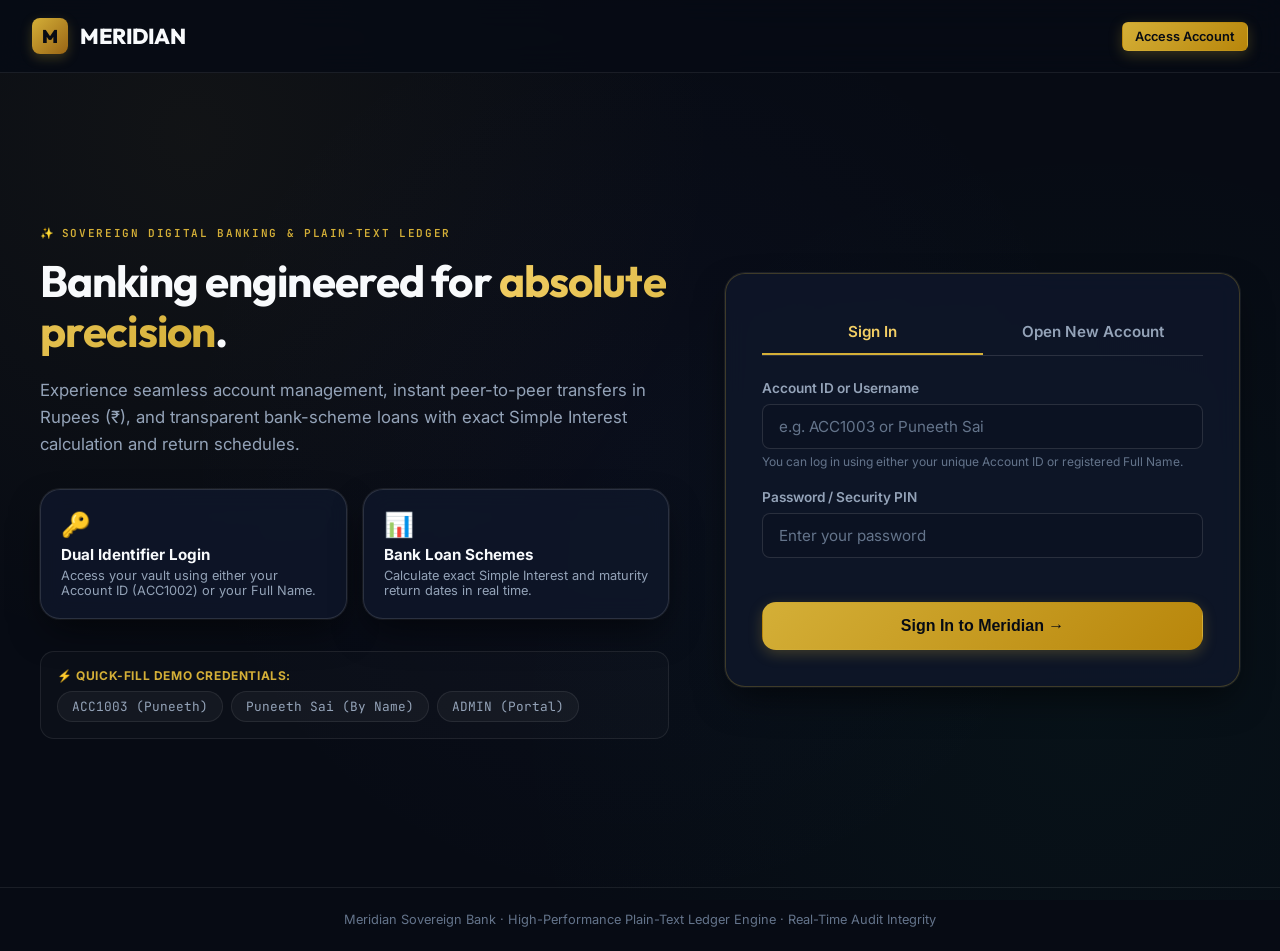
<file: frontend/index.html>
<!DOCTYPE html>
<html lang="en">
<head>
    <meta charset="UTF-8">
    <meta name="viewport" content="width=device-width, initial-scale=1.0">
    <title>Meridian Bank &mdash; Modern Digital Banking & Ledger System</title>
    <link rel="stylesheet" href="style.css">
</head>
<body>

<div class="main-wrapper">
    <div class="auth-hero-grid">
        <!-- LEFT COLUMN: Brand Hero & Value Propositions -->
        <div>
            <div class="eyebrow" style="margin-bottom: 1rem;">
                <span>✨</span> Sovereign Digital Banking &amp; Plain-Text Ledger
            </div>
            <h1 style="font-size: 2.75rem; line-height: 1.15; margin-bottom: 1.25rem;">
                Banking engineered for <span style="background: linear-gradient(135deg, #f3cf65, #d4af37); -webkit-background-clip: text; -webkit-text-fill-color: transparent;">absolute precision</span>.
            </h1>
            <p style="color: var(--text-muted); font-size: 1.05rem; line-height: 1.6; margin-bottom: 2rem;">
                Experience seamless account management, instant peer-to-peer transfers in Rupees (₹), and transparent bank-scheme loans with exact Simple Interest calculation and return schedules.
            </p>

            <div class="action-grid" style="grid-template-columns: repeat(2, 1fr); margin-bottom: 2rem;">
                <div class="card" style="padding: 1.25rem;">
                    <div style="font-size: 1.5rem; margin-bottom: 6px;">🔑</div>
                    <div style="font-weight: 700; font-size: 0.95rem; margin-bottom: 4px;">Dual Identifier Login</div>
                    <div style="font-size: 0.8rem; color: var(--text-muted);">Access your vault using either your Account ID (ACC1002) or your Full Name.</div>
                </div>
                <div class="card" style="padding: 1.25rem;">
                    <div style="font-size: 1.5rem; margin-bottom: 6px;">📊</div>
                    <div style="font-weight: 700; font-size: 0.95rem; margin-bottom: 4px;">Bank Loan Schemes</div>
                    <div style="font-size: 0.8rem; color: var(--text-muted);">Calculate exact Simple Interest and maturity return dates in real time.</div>
                </div>
            </div>

            <!-- Fast-Test Account Badges -->
            <div style="background: rgba(255, 255, 255, 0.02); border: 1px solid var(--border-subtle); border-radius: var(--radius-md); padding: 1rem;">
                <div style="font-size: 0.75rem; text-transform: uppercase; letter-spacing: 0.05em; color: var(--gold); font-weight: 700; margin-bottom: 8px;">
                    ⚡ Quick-Fill Demo Credentials:
                </div>
                <div style="display: flex; gap: 8px; flex-wrap: wrap;">
                    <button class="chip-btn" onclick="fillLogin('ACC1003', '123456')">ACC1003 (Puneeth)</button>
                    <button class="chip-btn" onclick="fillLogin('Puneeth Sai', '123456')">Puneeth Sai (By Name)</button>
                    <button class="chip-btn" onclick="fillLogin('ADMIN', 'admin123')">ADMIN (Portal)</button>
                </div>
            </div>
        </div>

        <!-- RIGHT COLUMN: Interactive Login / Signup Card -->
        <div>
            <div class="card" style="padding: 2.25rem; border-color: rgba(212, 175, 55, 0.25);">
                <div class="auth-tabs">
                    <div class="auth-tab active" id="tab-login" onclick="switchTab('login')">Sign In</div>
                    <div class="auth-tab" id="tab-signup" onclick="switchTab('signup')">Open New Account</div>
                </div>

                <!-- LOGIN FORM -->
                <form id="form-login" onsubmit="return handleLogin(event)">
                    <div class="form-group">
                        <label class="form-label" for="login-id">
                            Account ID or Username
                        </label>
                        <input type="text" id="login-id" class="input-control" placeholder="e.g. ACC1003 or Puneeth Sai" required autocomplete="username">
                        <div style="font-size: 0.75rem; color: var(--text-dim); margin-top: 5px;">
                            You can log in using either your unique Account ID or registered Full Name.
                        </div>
                    </div>

                    <div class="form-group">
                        <label class="form-label" for="login-password">Password / Security PIN</label>
                        <input type="password" id="login-password" class="input-control" placeholder="Enter your password" required autocomplete="current-password">
                    </div>

                    <button type="submit" class="btn btn-gold btn-block btn-lg" id="btn-login" style="margin-top: 1.5rem;">
                        Sign In to Meridian &rarr;
                    </button>
                </form>

                <!-- SIGNUP FORM -->
                <form id="form-signup" style="display: none;" onsubmit="return handleSignup(event)">
                    <div class="form-group">
                        <label class="form-label" for="signup-name">Full Legal Name</label>
                        <input type="text" id="signup-name" class="input-control" placeholder="e.g. Johnathan Doe" required>
                    </div>

                    <div class="form-group">
                        <label class="form-label" for="signup-password">Create Access Password</label>
                        <input type="password" id="signup-password" class="input-control" placeholder="Minimum 4 characters" required minlength="4">
                    </div>

                    <div class="form-group">
                        <label class="form-label" for="signup-deposit">Opening Deposit (Optional, INR ₹)</label>
                        <div class="input-group">
                            <span class="input-prefix">₹</span>
                            <input type="number" id="signup-deposit" class="input-control has-prefix" min="0" step="1" placeholder="0.00">
                        </div>
                    </div>

                    <button type="submit" class="btn btn-emerald btn-block btn-lg" id="btn-signup" style="margin-top: 1.5rem;">
                        Create Account &amp; Generate ID &rarr;
                    </button>
                </form>

                <!-- SIGNUP SUCCESS MODAL STATE -->
                <div id="signup-success" style="display: none; text-align: center; padding: 1rem 0;">
                    <div style="font-size: 3rem; margin-bottom: 1rem;">🎉</div>
                    <h3 style="font-size: 1.4rem; margin-bottom: 0.5rem;">Account Created Successfully!</h3>
                    <p style="color: var(--text-muted); font-size: 0.9rem; margin-bottom: 1.5rem;">
                        Your sovereign banking ledger account has been initialized.
                    </p>
                    
                    <div class="receipt-slip" style="text-align: left;">
                        <div class="receipt-row">
                            <span class="label">Assigned Account ID</span>
                            <span class="val" id="new-account-id" style="color: var(--gold-light); font-size: 1.1rem;">-</span>
                        </div>
                        <div class="receipt-row">
                            <span class="label">Account Holder</span>
                            <span class="val" id="new-account-name">-</span>
                        </div>
                        <div class="receipt-row">
                            <span class="label">Opening Balance</span>
                            <span class="val" id="new-account-balance" style="color: var(--emerald-light);">₹0.00</span>
                        </div>
                    </div>

                    <p style="font-size: 0.8rem; color: var(--gold); margin-bottom: 1.5rem;">
                        💡 You can now log in using either this <strong>Account ID</strong> or your <strong>Full Name</strong>.
                    </p>

                    <button class="btn btn-gold btn-block" onclick="window.location.href='dashboard.html'">
                        Proceed to Dashboard &rarr;
                    </button>
                </div>
            </div>
        </div>
    </div>
</div>

<footer class="footer">
    Meridian Sovereign Bank &middot; High-Performance Plain-Text Ledger Engine &middot; Real-Time Audit Integrity
</footer>

<script src="app.js"></script>
<script>
document.addEventListener("DOMContentLoaded", () => {
    renderNavbar("index");
});

function switchTab(tab) {
    document.getElementById("tab-login").classList.toggle("active", tab === "login");
    document.getElementById("tab-signup").classList.toggle("active", tab === "signup");
    document.getElementById("form-login").style.display = tab === "login" ? "block" : "none";
    document.getElementById("form-signup").style.display = tab === "signup" ? "block" : "none";
    document.getElementById("signup-success").style.display = "none";
}

function fillLogin(ident, pass) {
    switchTab("login");
    document.getElementById("login-id").value = ident;
    document.getElementById("login-password").value = pass;
    Toast.info(`Filled credentials for ${ident}`);
}

async function handleLogin(e) {
    e.preventDefault();
    const ident = document.getElementById("login-id").value.trim();
    const password = document.getElementById("login-password").value;
    const btn = document.getElementById("btn-login");
    
    btn.disabled = true;
    btn.textContent = "Authenticating...";

    const res = await API.post("/api/login", { identifier: ident, password });
    btn.disabled = false;
    btn.textContent = "Sign In to Meridian →";

    if (res.status === "ok") {
        Session.save(res.account_id, password, res.role, res.name);
        Toast.success(`Welcome back, ${res.name}!`);
        setTimeout(() => {
            window.location.href = res.role === "admin" ? "admin.html" : "dashboard.html";
        }, 500);
    } else {
        const errorMsg = (res.message || "Invalid credentials").replace(/_/g, " ");
        Toast.error("Sign-in failed: " + errorMsg);
    }
    return false;
}

async function handleSignup(e) {
    e.preventDefault();
    const name = document.getElementById("signup-name").value.trim();
    const password = document.getElementById("signup-password").value;
    const initial_deposit = document.getElementById("signup-deposit").value || "0";
    const btn = document.getElementById("btn-signup");

    btn.disabled = true;
    btn.textContent = "Opening Account...";

    const res = await API.post("/api/signup", { name, password, initial_deposit });
    btn.disabled = false;
    btn.textContent = "Create Account & Generate ID →";

    if (res.status === "ok") {
        Session.save(res.account_id, password, "user", res.name);
        document.getElementById("form-signup").style.display = "none";
        document.getElementById("new-account-id").textContent = res.account_id;
        document.getElementById("new-account-name").textContent = res.name;
        document.getElementById("new-account-balance").textContent = "₹" + fmtMoney(res.balance);
        document.getElementById("signup-success").style.display = "block";
        Toast.success("Account opened successfully!");
    } else {
        const errorMsg = (res.message || "Could not create account").replace(/_/g, " ");
        Toast.error("Registration error: " + errorMsg);
    }
    return false;
}
</script>
</body>
</html>
</file>
<file: frontend/style.css>
/* ==========================================================================
   Meridian Bank — Premium Neo-Fintech Design System
   Palette: Deep obsidian & midnight slate background, glowing frosted surfaces,
   champagne gold accents, vibrant emerald green for inflows & approved states,
   ruby crimson for debits/rejections, and icy cyan for metrics.
   Typography: Plus Jakarta Sans / Inter for crisp UI, Outfit for luxury display headings,
   and JetBrains Mono / IBM Plex Mono for all financial figures and account IDs.
   ========================================================================== */

@import url('https://fonts.googleapis.com/css2?family=Inter:wght@300;400;500;600;700&family=Outfit:wght@400;500;600;700;800&family=JetBrains+Mono:wght@400;500;600;700&display=swap');

:root {
    --bg-main: #070b14;
    --bg-card: rgba(15, 23, 42, 0.85);
    --bg-card-hover: rgba(22, 33, 62, 0.95);
    --bg-glass: rgba(15, 23, 42, 0.65);
    --bg-input: #0b1222;
    
    --border-subtle: rgba(255, 255, 255, 0.08);
    --border-card: rgba(255, 255, 255, 0.12);
    --border-focus: #d4af37;
    
    --gold: #d4af37;
    --gold-light: #f3cf65;
    --gold-glow: rgba(212, 175, 55, 0.25);
    
    --emerald: #10b981;
    --emerald-light: #34d399;
    --emerald-glow: rgba(16, 185, 129, 0.2);
    
    --ruby: #ef4444;
    --ruby-glow: rgba(239, 68, 68, 0.2);
    
    --cyan: #06b6d4;
    --indigo: #6366f1;
    
    --text-main: #f8fafc;
    --text-muted: #94a3b8;
    --text-dim: #64748b;
    --text-gold: #f3cf65;
    
    --radius-sm: 8px;
    --radius-md: 14px;
    --radius-lg: 20px;
    --radius-full: 9999px;
    
    --shadow-card: 0 16px 36px -8px rgba(0, 0, 0, 0.6), 0 0 0 1px var(--border-subtle);
    --shadow-glow: 0 0 25px var(--gold-glow);
    --shadow-modal: 0 25px 60px -15px rgba(0, 0, 0, 0.8), 0 0 0 1px var(--border-card);
    
    --transition: all 0.2s cubic-bezier(0.4, 0, 0.2, 1);
}

* {
    box-sizing: border-box;
    margin: 0;
    padding: 0;
}

html {
    scroll-behavior: smooth;
}

body {
    background-color: var(--bg-main);
    background-image: 
        radial-gradient(circle at 15% 15%, rgba(212, 175, 55, 0.05) 0%, transparent 40%),
        radial-gradient(circle at 85% 80%, rgba(16, 185, 129, 0.04) 0%, transparent 45%),
        radial-gradient(circle at 50% 50%, rgba(99, 102, 241, 0.03) 0%, transparent 60%);
    background-attachment: fixed;
    color: var(--text-main);
    font-family: 'Inter', -apple-system, BlinkMacSystemFont, sans-serif;
    min-height: 100vh;
    display: flex;
    flex-direction: column;
    -webkit-font-smoothing: antialiased;
}

/* ---------- Typography ---------- */
h1, h2, h3, h4, .brand-font {
    font-family: 'Outfit', sans-serif;
    font-weight: 700;
    letter-spacing: -0.02em;
    color: var(--text-main);
}

.mono, .amount, .account-id, .badge-id {
    font-family: 'JetBrains Mono', monospace;
    font-variant-numeric: tabular-nums;
}

.eyebrow {
    font-family: 'JetBrains Mono', monospace;
    font-size: 11px;
    letter-spacing: 0.15em;
    text-transform: uppercase;
    color: var(--gold);
    font-weight: 600;
    display: inline-flex;
    align-items: center;
    gap: 6px;
}

/* ---------- Navigation Bar ---------- */
.navbar {
    position: sticky;
    top: 0;
    z-index: 100;
    backdrop-filter: blur(16px);
    -webkit-backdrop-filter: blur(16px);
    background: rgba(7, 11, 20, 0.85);
    border-bottom: 1px solid var(--border-subtle);
    padding: 0 2rem;
}

.nav-container {
    max-width: 1280px;
    margin: 0 auto;
    height: 72px;
    display: flex;
    align-items: center;
    justify-content: space-between;
}

.brand {
    display: flex;
    align-items: center;
    gap: 12px;
    text-decoration: none;
    color: var(--text-main);
    font-family: 'Outfit', sans-serif;
    font-size: 1.35rem;
    font-weight: 800;
    letter-spacing: -0.02em;
}

.brand-icon {
    width: 36px;
    height: 36px;
    background: linear-gradient(135deg, #d4af37, #996515);
    border-radius: var(--radius-sm);
    display: flex;
    align-items: center;
    justify-content: center;
    color: #070b14;
    font-weight: 900;
    font-size: 1.15rem;
    box-shadow: 0 4px 12px var(--gold-glow);
}

.brand-badge {
    font-size: 10px;
    background: rgba(212, 175, 55, 0.15);
    color: var(--gold-light);
    border: 1px solid rgba(212, 175, 55, 0.3);
    padding: 2px 6px;
    border-radius: 4px;
    font-weight: 700;
    letter-spacing: 0.05em;
}

.nav-links {
    display: flex;
    align-items: center;
    gap: 8px;
    list-style: none;
}

.nav-link {
    display: inline-flex;
    align-items: center;
    gap: 7px;
    padding: 8px 14px;
    border-radius: var(--radius-sm);
    color: var(--text-muted);
    text-decoration: none;
    font-size: 0.9rem;
    font-weight: 500;
    transition: var(--transition);
}

.nav-link:hover {
    color: var(--text-main);
    background: rgba(255, 255, 255, 0.05);
}

.nav-link.active {
    color: var(--gold-light);
    background: rgba(212, 175, 55, 0.12);
    border: 1px solid rgba(212, 175, 55, 0.25);
    font-weight: 600;
}

.nav-user {
    display: flex;
    align-items: center;
    gap: 14px;
}

.user-chip {
    display: flex;
    align-items: center;
    gap: 10px;
    padding: 6px 14px;
    background: rgba(255, 255, 255, 0.04);
    border: 1px solid var(--border-subtle);
    border-radius: var(--radius-full);
}

.user-avatar {
    width: 28px;
    height: 28px;
    border-radius: 50%;
    background: linear-gradient(135deg, #38bdf8, #6366f1);
    display: flex;
    align-items: center;
    justify-content: center;
    font-size: 11px;
    font-weight: 700;
    color: white;
}

.user-details {
    display: flex;
    flex-direction: column;
    line-height: 1.2;
}

.user-name {
    font-size: 0.85rem;
    font-weight: 600;
    color: var(--text-main);
}

.user-acc-id {
    font-size: 0.72rem;
    color: var(--gold);
    cursor: pointer;
    display: inline-flex;
    align-items: center;
    gap: 4px;
}

.user-acc-id:hover {
    text-decoration: underline;
}

/* ---------- Engine Badge ---------- */
.engine-badge {
    display: inline-flex;
    align-items: center;
    gap: 6px;
    font-family: 'JetBrains Mono', monospace;
    font-size: 11px;
    padding: 4px 10px;
    border-radius: var(--radius-full);
    background: rgba(255, 255, 255, 0.04);
    border: 1px solid var(--border-subtle);
    color: var(--text-muted);
}

.engine-badge .dot {
    width: 7px;
    height: 7px;
    border-radius: 50%;
    background: #64748b;
}

.engine-badge.mode-c .dot {
    background: var(--gold);
    box-shadow: 0 0 8px var(--gold);
}

.engine-badge.mode-python .dot {
    background: var(--emerald);
    box-shadow: 0 0 8px var(--emerald);
}

/* ---------- Buttons ---------- */
.btn {
    display: inline-flex;
    align-items: center;
    justify-content: center;
    gap: 8px;
    padding: 10px 20px;
    border-radius: var(--radius-sm);
    font-size: 0.9rem;
    font-weight: 600;
    cursor: pointer;
    border: 1px solid transparent;
    transition: var(--transition);
    text-decoration: none;
    outline: none;
}

.btn-primary, .btn-gold {
    background: linear-gradient(135deg, #d4af37 0%, #b8860b 100%);
    color: #070b14;
    box-shadow: 0 4px 14px var(--gold-glow);
}

.btn-primary:hover, .btn-gold:hover {
    background: linear-gradient(135deg, #f3cf65 0%, #d4af37 100%);
    box-shadow: 0 6px 20px rgba(212, 175, 55, 0.4);
    transform: translateY(-1px);
}

.btn-emerald {
    background: linear-gradient(135deg, #10b981 0%, #059669 100%);
    color: #ffffff;
    box-shadow: 0 4px 14px var(--emerald-glow);
}

.btn-emerald:hover {
    background: linear-gradient(135deg, #34d399 0%, #10b981 100%);
    box-shadow: 0 6px 20px rgba(16, 185, 129, 0.4);
    transform: translateY(-1px);
}

.btn-outline {
    background: transparent;
    border: 1px solid var(--border-card);
    color: var(--text-main);
}

.btn-outline:hover {
    border-color: var(--gold);
    color: var(--gold-light);
    background: rgba(212, 175, 55, 0.05);
}

.btn-ghost {
    background: transparent;
    border-color: transparent;
    color: var(--text-muted);
}

.btn-ghost:hover {
    color: var(--text-main);
    background: rgba(255, 255, 255, 0.05);
}

.btn-danger {
    background: rgba(239, 68, 68, 0.15);
    border: 1px solid rgba(239, 68, 68, 0.3);
    color: #fca5a5;
}

.btn-danger:hover {
    background: rgba(239, 68, 68, 0.25);
    border-color: var(--ruby);
    color: #ffffff;
}

.btn-block {
    width: 100%;
}

.btn-lg {
    padding: 14px 28px;
    font-size: 1rem;
    border-radius: var(--radius-md);
}

.btn-sm {
    padding: 6px 12px;
    font-size: 0.8rem;
    border-radius: 6px;
}

/* ---------- Layout & Container ---------- */
.main-wrapper {
    max-width: 1280px;
    width: 100%;
    margin: 0 auto;
    padding: 2rem;
    flex: 1;
}

.page-header {
    display: flex;
    align-items: flex-end;
    justify-content: space-between;
    margin-bottom: 2rem;
    flex-wrap: wrap;
    gap: 1rem;
}

.page-title {
    font-size: 2rem;
    font-weight: 800;
    letter-spacing: -0.03em;
}

.page-subtitle {
    color: var(--text-muted);
    font-size: 0.95rem;
    margin-top: 4px;
}

/* ---------- Cards & Panels ---------- */
.card {
    background: var(--bg-card);
    border: 1px solid var(--border-card);
    border-radius: var(--radius-lg);
    padding: 1.75rem;
    box-shadow: var(--shadow-card);
    backdrop-filter: blur(12px);
    -webkit-backdrop-filter: blur(12px);
    transition: var(--transition);
}

.card-hover:hover {
    border-color: rgba(212, 175, 55, 0.3);
    box-shadow: 0 20px 40px -10px rgba(0, 0, 0, 0.7), 0 0 20px var(--gold-glow);
    transform: translateY(-2px);
}

.card-header {
    display: flex;
    align-items: center;
    justify-content: space-between;
    margin-bottom: 1.25rem;
    padding-bottom: 1rem;
    border-bottom: 1px solid var(--border-subtle);
}

.card-title {
    font-size: 1.2rem;
    font-weight: 700;
    display: flex;
    align-items: center;
    gap: 10px;
}

/* ---------- Balance Hero Card ---------- */
.balance-hero-card {
    background: linear-gradient(135deg, rgba(20, 30, 55, 0.95) 0%, rgba(10, 16, 32, 0.98) 100%);
    border: 1px solid rgba(212, 175, 55, 0.3);
    border-radius: var(--radius-lg);
    padding: 2.25rem;
    position: relative;
    overflow: hidden;
    box-shadow: 0 20px 50px -10px rgba(0, 0, 0, 0.7), 0 0 30px rgba(212, 175, 55, 0.15);
}

.balance-hero-card::before {
    content: '';
    position: absolute;
    top: -50%;
    right: -20%;
    width: 300px;
    height: 300px;
    background: radial-gradient(circle, rgba(212, 175, 55, 0.12) 0%, transparent 70%);
    pointer-events: none;
}

.balance-hero-top {
    display: flex;
    align-items: center;
    justify-content: space-between;
    margin-bottom: 1rem;
}

.balance-amount {
    font-family: 'JetBrains Mono', monospace;
    font-size: 3rem;
    font-weight: 700;
    letter-spacing: -0.03em;
    color: #ffffff;
    display: flex;
    align-items: baseline;
    gap: 4px;
}

.balance-currency {
    font-size: 1.75rem;
    color: var(--gold);
}

.balance-meta {
    display: flex;
    align-items: center;
    gap: 1.5rem;
    margin-top: 1.5rem;
    padding-top: 1.25rem;
    border-top: 1px solid rgba(255, 255, 255, 0.08);
    flex-wrap: wrap;
}

.meta-item {
    display: flex;
    flex-direction: column;
    gap: 2px;
}

.meta-label {
    font-size: 0.75rem;
    color: var(--text-dim);
    text-transform: uppercase;
    letter-spacing: 0.05em;
}

.meta-value {
    font-family: 'JetBrains Mono', monospace;
    font-size: 0.95rem;
    color: var(--text-main);
    font-weight: 600;
}

/* ---------- Quick Action Hub ---------- */
.action-grid {
    display: grid;
    grid-template-columns: repeat(auto-fit, minmax(220px, 1fr));
    gap: 1rem;
    margin: 1.5rem 0;
}

.action-card {
    background: var(--bg-card);
    border: 1px solid var(--border-card);
    border-radius: var(--radius-md);
    padding: 1.5rem;
    display: flex;
    flex-direction: column;
    gap: 1rem;
    text-decoration: none;
    color: var(--text-main);
    transition: var(--transition);
    position: relative;
    overflow: hidden;
}

.action-card:hover {
    border-color: var(--gold);
    background: var(--bg-card-hover);
    transform: translateY(-3px);
    box-shadow: 0 12px 24px -6px rgba(0, 0, 0, 0.5), 0 0 15px var(--gold-glow);
}

.action-icon-box {
    width: 46px;
    height: 46px;
    border-radius: var(--radius-sm);
    display: flex;
    align-items: center;
    justify-content: center;
    font-size: 1.4rem;
}

.action-icon-deposit { background: rgba(16, 185, 129, 0.15); color: var(--emerald-light); border: 1px solid rgba(16, 185, 129, 0.3); }
.action-icon-transfer { background: rgba(99, 102, 241, 0.15); color: #a5b4fc; border: 1px solid rgba(99, 102, 241, 0.3); }
.action-icon-loan { background: rgba(212, 175, 55, 0.15); color: var(--gold-light); border: 1px solid rgba(212, 175, 55, 0.3); }
.action-icon-statement { background: rgba(6, 182, 212, 0.15); color: #67e8f9; border: 1px solid rgba(6, 182, 212, 0.3); }

.action-title {
    font-size: 1.05rem;
    font-weight: 700;
}

.action-desc {
    font-size: 0.82rem;
    color: var(--text-muted);
    line-height: 1.4;
}

/* ---------- Form Controls ---------- */
.form-group {
    margin-bottom: 1.25rem;
}

.form-label {
    display: block;
    font-size: 0.85rem;
    font-weight: 600;
    color: var(--text-muted);
    margin-bottom: 0.5rem;
}

.form-label-row {
    display: flex;
    justify-content: space-between;
    align-items: center;
    margin-bottom: 0.5rem;
}

.input-control {
    width: 100%;
    padding: 12px 16px;
    background: var(--bg-input);
    border: 1px solid var(--border-card);
    border-radius: var(--radius-sm);
    color: var(--text-main);
    font-size: 0.95rem;
    font-family: inherit;
    transition: var(--transition);
    outline: none;
}

.input-control:focus {
    border-color: var(--gold);
    box-shadow: 0 0 0 3px var(--gold-glow);
    background: #0d1527;
}

.input-control::placeholder {
    color: var(--text-dim);
}

.input-group {
    position: relative;
    display: flex;
    align-items: center;
}

.input-prefix {
    position: absolute;
    left: 16px;
    color: var(--gold);
    font-family: 'JetBrains Mono', monospace;
    font-weight: 600;
    font-size: 1.1rem;
    pointer-events: none;
}

.input-control.has-prefix {
    padding-left: 36px;
}

.input-suffix-btn {
    position: absolute;
    right: 8px;
    padding: 4px 10px;
    background: rgba(212, 175, 55, 0.15);
    border: 1px solid rgba(212, 175, 55, 0.3);
    border-radius: 4px;
    color: var(--gold-light);
    font-size: 0.75rem;
    font-weight: 700;
    cursor: pointer;
}

.input-suffix-btn:hover {
    background: rgba(212, 175, 55, 0.3);
}

/* ---------- Preset Chips ---------- */
.chip-group {
    display: flex;
    gap: 8px;
    flex-wrap: wrap;
    margin-top: 0.6rem;
}

.chip-btn {
    padding: 6px 14px;
    background: rgba(255, 255, 255, 0.04);
    border: 1px solid var(--border-subtle);
    border-radius: var(--radius-full);
    color: var(--text-muted);
    font-size: 0.8rem;
    font-family: 'JetBrains Mono', monospace;
    cursor: pointer;
    transition: var(--transition);
}

.chip-btn:hover, .chip-btn.active {
    background: rgba(212, 175, 55, 0.15);
    border-color: var(--gold);
    color: var(--gold-light);
    transform: translateY(-1px);
}

/* ---------- Loan Scheme Cards & Simulator ---------- */
.scheme-grid {
    display: grid;
    grid-template-columns: repeat(auto-fit, minmax(200px, 1fr));
    gap: 12px;
    margin-bottom: 1.5rem;
}

.scheme-card {
    background: rgba(255, 255, 255, 0.02);
    border: 1px solid var(--border-subtle);
    border-radius: var(--radius-md);
    padding: 14px;
    cursor: pointer;
    transition: var(--transition);
    display: flex;
    flex-direction: column;
    gap: 6px;
}

.scheme-card:hover {
    background: rgba(255, 255, 255, 0.05);
    border-color: rgba(212, 175, 55, 0.4);
}

.scheme-card.selected {
    background: rgba(212, 175, 55, 0.1);
    border-color: var(--gold);
    box-shadow: 0 0 16px var(--gold-glow);
}

.scheme-name {
    font-size: 0.9rem;
    font-weight: 700;
    color: var(--text-main);
}

.scheme-rate {
    font-family: 'JetBrains Mono', monospace;
    font-size: 1.15rem;
    font-weight: 700;
    color: var(--gold-light);
}

.scheme-tenure {
    font-size: 0.75rem;
    color: var(--text-dim);
}

/* ---------- Range Slider ---------- */
.range-slider {
    -webkit-appearance: none;
    appearance: none;
    width: 100%;
    height: 6px;
    border-radius: 3px;
    background: #1e293b;
    outline: none;
    margin: 12px 0;
}

.range-slider::-webkit-slider-thumb {
    -webkit-appearance: none;
    appearance: none;
    width: 20px;
    height: 20px;
    border-radius: 50%;
    background: var(--gold);
    cursor: pointer;
    box-shadow: 0 0 10px var(--gold-glow);
    transition: var(--transition);
}

.range-slider::-webkit-slider-thumb:hover {
    transform: scale(1.15);
    background: var(--gold-light);
}

/* ---------- Loan Breakdown Widget ---------- */
.loan-result-box {
    background: linear-gradient(145deg, #0f1a2e, #090e1c);
    border: 1px solid rgba(212, 175, 55, 0.3);
    border-radius: var(--radius-md);
    padding: 1.5rem;
    display: flex;
    flex-direction: column;
    gap: 1.25rem;
}

.loan-kpi-grid {
    display: grid;
    grid-template-columns: repeat(2, 1fr);
    gap: 1rem;
}

.loan-kpi-card {
    background: rgba(255, 255, 255, 0.03);
    border: 1px solid var(--border-subtle);
    border-radius: var(--radius-sm);
    padding: 12px;
}

.loan-kpi-label {
    font-size: 0.72rem;
    text-transform: uppercase;
    letter-spacing: 0.05em;
    color: var(--text-dim);
}

.loan-kpi-value {
    font-family: 'JetBrains Mono', monospace;
    font-size: 1.25rem;
    font-weight: 700;
    color: var(--text-main);
    margin-top: 2px;
}

.loan-kpi-value.gold { color: var(--gold-light); }
.loan-kpi-value.emerald { color: var(--emerald-light); }

.loan-return-date-badge {
    display: flex;
    align-items: center;
    justify-content: space-between;
    background: rgba(16, 185, 129, 0.1);
    border: 1px solid rgba(16, 185, 129, 0.3);
    padding: 10px 14px;
    border-radius: var(--radius-sm);
    color: var(--emerald-light);
    font-size: 0.85rem;
}

.loan-ratio-bar {
    height: 10px;
    background: #1e293b;
    border-radius: 5px;
    overflow: hidden;
    display: flex;
    margin: 8px 0;
}

.ratio-principal {
    background: linear-gradient(90deg, #38bdf8, #6366f1);
    height: 100%;
    transition: width 0.3s ease;
}

.ratio-interest {
    background: linear-gradient(90deg, #d4af37, #f59e0b);
    height: 100%;
    transition: width 0.3s ease;
}

/* ---------- Tables & Ledgers ---------- */
.table-container {
    width: 100%;
    overflow-x: auto;
    border-radius: var(--radius-md);
    border: 1px solid var(--border-subtle);
}

.ledger-table {
    width: 100%;
    border-collapse: collapse;
    text-align: left;
    font-size: 0.88rem;
}

.ledger-table th {
    background: rgba(255, 255, 255, 0.03);
    color: var(--text-muted);
    font-size: 0.75rem;
    text-transform: uppercase;
    letter-spacing: 0.05em;
    font-weight: 600;
    padding: 14px 16px;
    border-bottom: 1px solid var(--border-subtle);
    white-space: nowrap;
}

.ledger-table td {
    padding: 14px 16px;
    border-bottom: 1px solid rgba(255, 255, 255, 0.04);
    color: var(--text-main);
    vertical-align: middle;
}

.ledger-table tr:hover td {
    background: rgba(255, 255, 255, 0.02);
}

.ledger-table tr:last-child td {
    border-bottom: none;
}

/* ---------- Status Pills & Badges ---------- */
.pill {
    display: inline-flex;
    align-items: center;
    gap: 5px;
    padding: 3px 10px;
    border-radius: var(--radius-full);
    font-size: 0.72rem;
    font-weight: 700;
    text-transform: uppercase;
    letter-spacing: 0.04em;
}

.pill-approved, .pill-active {
    background: rgba(16, 185, 129, 0.15);
    color: var(--emerald-light);
    border: 1px solid rgba(16, 185, 129, 0.3);
}

.pill-pending {
    background: rgba(212, 175, 55, 0.15);
    color: var(--gold-light);
    border: 1px solid rgba(212, 175, 55, 0.3);
}

.pill-rejected, .pill-frozen {
    background: rgba(239, 68, 68, 0.15);
    color: #fca5a5;
    border: 1px solid rgba(239, 68, 68, 0.3);
}

.amount-pos {
    color: var(--emerald-light);
    font-weight: 700;
}

.amount-neg {
    color: #fca5a5;
    font-weight: 600;
}

/* ---------- Tabs & Filters ---------- */
.filter-tabs {
    display: flex;
    gap: 6px;
    background: rgba(255, 255, 255, 0.03);
    padding: 4px;
    border-radius: var(--radius-sm);
    border: 1px solid var(--border-subtle);
    width: fit-content;
}

.filter-tab {
    padding: 6px 14px;
    border-radius: 6px;
    background: transparent;
    border: none;
    color: var(--text-muted);
    font-size: 0.82rem;
    font-weight: 600;
    cursor: pointer;
    transition: var(--transition);
}

.filter-tab.active {
    background: rgba(212, 175, 55, 0.15);
    color: var(--gold-light);
    border: 1px solid rgba(212, 175, 55, 0.3);
}

/* ---------- Modals & Overlays ---------- */
.modal-overlay {
    position: fixed;
    top: 0;
    left: 0;
    right: 0;
    bottom: 0;
    background: rgba(0, 0, 0, 0.75);
    backdrop-filter: blur(8px);
    z-index: 1000;
    display: flex;
    align-items: center;
    justify-content: center;
    padding: 1.5rem;
    opacity: 0;
    visibility: hidden;
    transition: opacity 0.2s ease, visibility 0.2s ease;
}

.modal-overlay.active {
    opacity: 1;
    visibility: visible;
}

.modal-box {
    background: var(--bg-card);
    border: 1px solid var(--border-card);
    border-radius: var(--radius-lg);
    max-width: 480px;
    width: 100%;
    padding: 2rem;
    box-shadow: var(--shadow-modal);
    transform: scale(0.95);
    transition: transform 0.2s ease;
}

.modal-overlay.active .modal-box {
    transform: scale(1);
}

.receipt-slip {
    background: #090f1d;
    border: 1px dashed rgba(212, 175, 55, 0.4);
    border-radius: var(--radius-md);
    padding: 1.5rem;
    margin: 1.25rem 0;
    display: flex;
    flex-direction: column;
    gap: 12px;
}

.receipt-row {
    display: flex;
    justify-content: space-between;
    font-size: 0.85rem;
}

.receipt-row .label { color: var(--text-dim); }
.receipt-row .val { font-family: 'JetBrains Mono', monospace; font-weight: 600; color: var(--text-main); }

/* ---------- Toast System ---------- */
.toast-container {
    position: fixed;
    bottom: 24px;
    right: 24px;
    z-index: 2000;
    display: flex;
    flex-direction: column;
    gap: 10px;
    pointer-events: none;
}

.toast {
    background: #0f172a;
    border: 1px solid var(--border-card);
    border-radius: var(--radius-md);
    padding: 12px 20px;
    color: var(--text-main);
    font-size: 0.9rem;
    font-weight: 500;
    box-shadow: 0 10px 30px rgba(0, 0, 0, 0.6);
    display: flex;
    align-items: center;
    gap: 10px;
    pointer-events: auto;
    animation: toastSlideIn 0.3s cubic-bezier(0.4, 0, 0.2, 1);
    max-width: 380px;
}

.toast.toast-success { border-color: var(--emerald); color: #ecfdf5; }
.toast.toast-error { border-color: var(--ruby); color: #fef2f2; }
.toast.toast-info { border-color: var(--gold); color: #fffbeb; }

@keyframes toastSlideIn {
    from { opacity: 0; transform: translateY(20px); }
    to { opacity: 1; transform: translateY(0); }
}

/* ---------- Auth & Landing Layout ---------- */
.auth-hero-grid {
    display: grid;
    grid-template-columns: 1.1fr 0.9fr;
    gap: 3.5rem;
    align-items: center;
    min-height: calc(100vh - 150px);
    max-width: 1200px;
    margin: 0 auto;
}

@media (max-width: 960px) {
    .auth-hero-grid {
        grid-template-columns: 1fr;
        gap: 2rem;
        padding-top: 1rem;
    }
}

.auth-tabs {
    display: flex;
    border-bottom: 1px solid var(--border-card);
    margin-bottom: 1.5rem;
}

.auth-tab {
    flex: 1;
    text-align: center;
    padding: 12px;
    font-size: 0.95rem;
    font-weight: 600;
    color: var(--text-muted);
    cursor: pointer;
    border-bottom: 2px solid transparent;
    transition: var(--transition);
}

.auth-tab.active {
    color: var(--gold-light);
    border-bottom-color: var(--gold);
}

/* ---------- Footer ---------- */
.footer {
    border-top: 1px solid var(--border-subtle);
    padding: 1.5rem 2rem;
    text-align: center;
    font-size: 0.8rem;
    color: var(--text-dim);
    margin-top: auto;
}

/* ---------- Responsive ---------- */
@media (max-width: 900px) {
    .nav-links { display: none; }
    .page-title { font-size: 1.6rem; }
    .balance-amount { font-size: 2.2rem; }
    .loan-kpi-grid { grid-template-columns: 1fr; }
}
</file>
